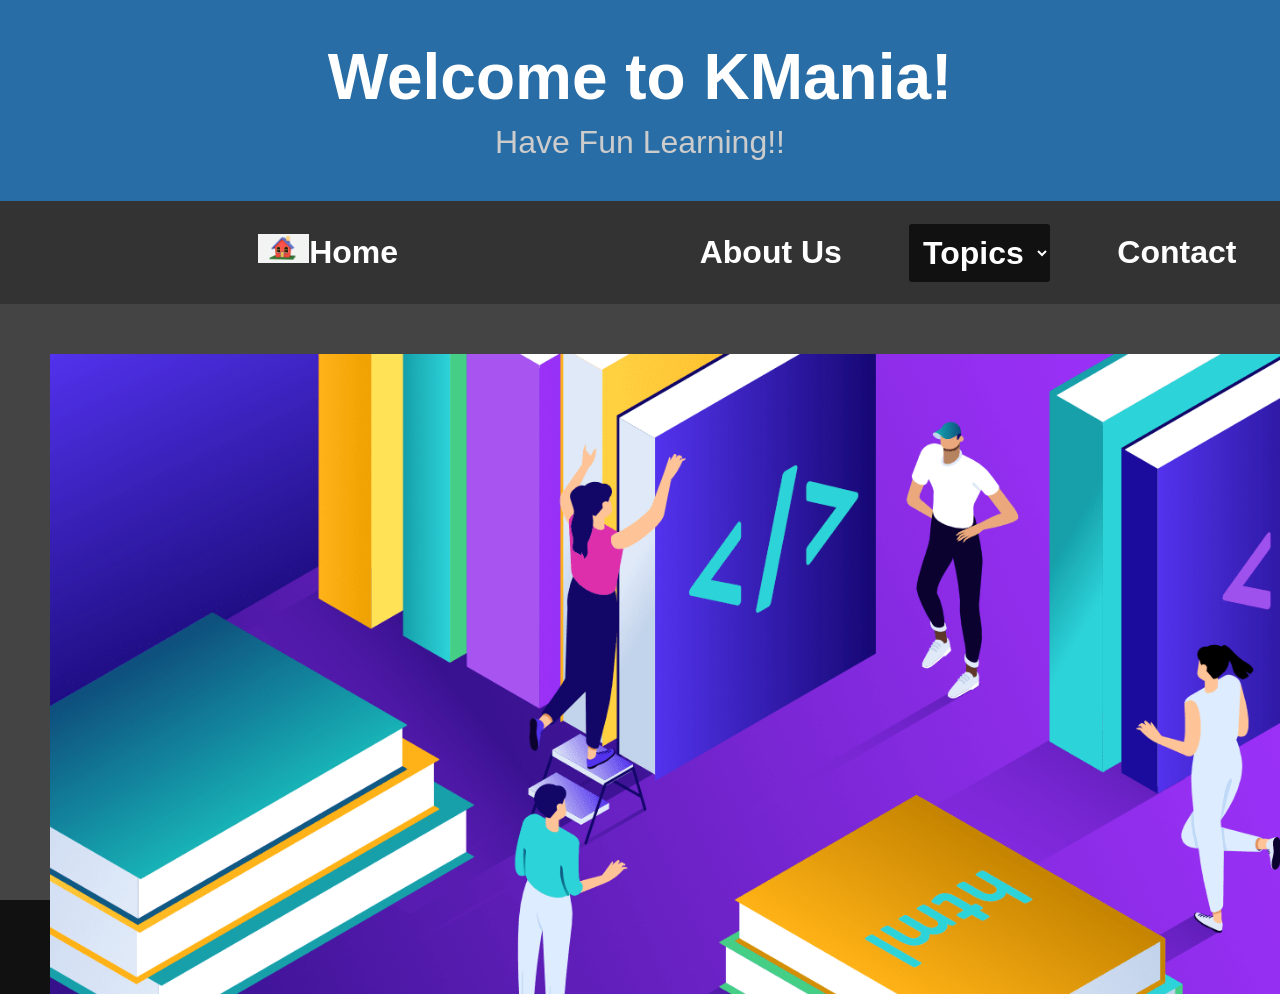
<file: index.html>
<!DOCTYPE html>
<html lang="en">

<head>
    <meta charset="UTF-8">
    <meta name="viewport" content="width=device-width, initial-scale=1.0">
    <title>KMania</title>
    <link rel="stylesheet" href="style.css">
    <style>
        img {
            width: 9%;
            justify-content:left;
        }
    </style>
</head>

<body>

    <div class="container">

        <!-- TOP -->
        <div class="topGrid">
            <h1>Welcome to KMania!</h1>
            <sub>Have Fun Learning!!</sub>
        </div>

        <!-- Navbar -->
        <div class="middleGrid">
            <ul>
                <li><a href="./index.html"><img src="Home.gif" alt="home" >Home</a></li>
                <li><a href="./aboutus.html">About Us</a></li>
                <li>
                    <select class="Topics" onchange="if(this.value) location.href=this.value;">
                        <option value="">Topics</option>
                        <option value="./htmlqanda.html">HTML</option>
                        <option value="./cssqaa.html">CSS</option>
                    </select>
                </li>
                <li><a href="./contactus.html">Contact</a></li>
            </ul>
        </div>

        <!-- Bottom grid-->
        <div class="bottomGrid">
            <img src="learn-html.png" alt="HTML Image">
        </div>


    </div>

</body>

</html>
</file>
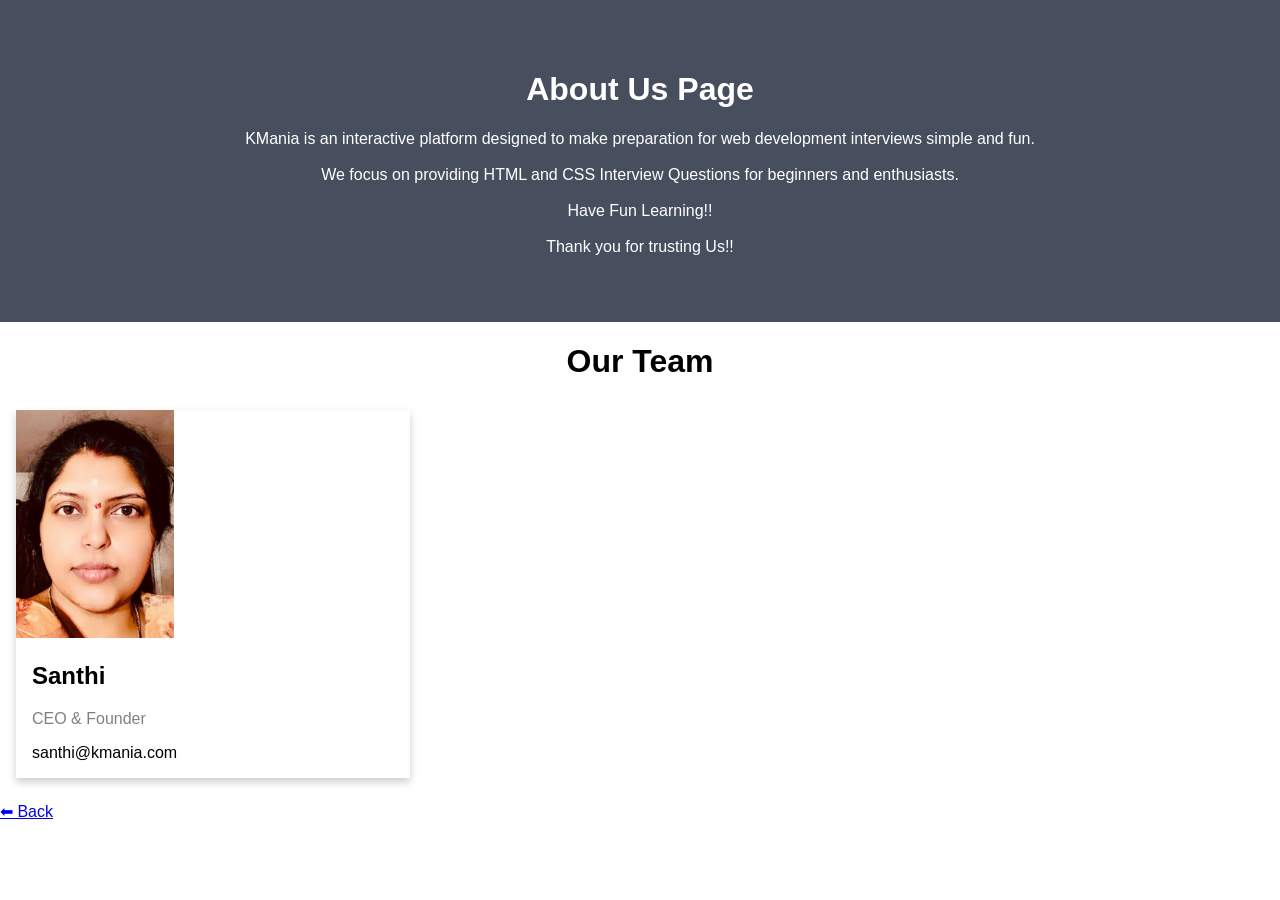
<file: aboutus.html>
<!DOCTYPE html>
<html>

<head>
    <meta name="viewport" content="width=device-width, initial-scale=1">
    <style>
        body {
            font-family: Arial, Helvetica, sans-serif;
            margin: 0;
        }

        html {
            box-sizing: border-box;
        }

        *,
        *:before,
        *:after {
            box-sizing: inherit;
        }

        .column {
            float: left;
            width: 33.3%;
            margin-bottom: 16px;
            padding: 0 8px;
        }

        .card {
            box-shadow: 0 4px 8px 0 rgba(0, 0, 0, 0.2);
            margin: 8px;
        }

        .about-section {
            padding: 50px;
            text-align: center;
            background-color: #474e5d;
            color: white;
        }

        .container {
            padding: 0 16px;
        }

        .container::after,
        .row::after {
            content: "";
            clear: both;
            display: table;
        }

        .title {
            color: grey;
        }



        @media screen and (max-width: 650px) {
            .column {
                width: 100%;
                display: block;
            }
        }
    </style>
</head>

<body>

    <div class="about-section">
        <h1><strong>About Us Page</strong></h1>
        <p>KMania is an interactive platform designed to make preparation for web development interviews simple and
            fun.<br><br>
            We focus on providing HTML and CSS Interview Questions for beginners and enthusiasts.<br><br>
            Have Fun Learning!!<br><br>
            Thank you for trusting Us!! </p>
    </div>

    <h1 style="text-align:center">Our Team</h1>
    <div class="row">
        <div class="column">
            <div class="card">
                <img src="IMG_7742.jpeg" alt="Santhi" style="width:40%">
                <div class="container">
                    <h2>Santhi</h2>
                    <p class="title">CEO & Founder</p>
                    <p>santhi@kmania.com</p>
                </div>
            </div>
        </div>


    </div>
    </div>
    <a href="index.html">⬅ Back</a>

</body>

</html>
</file>
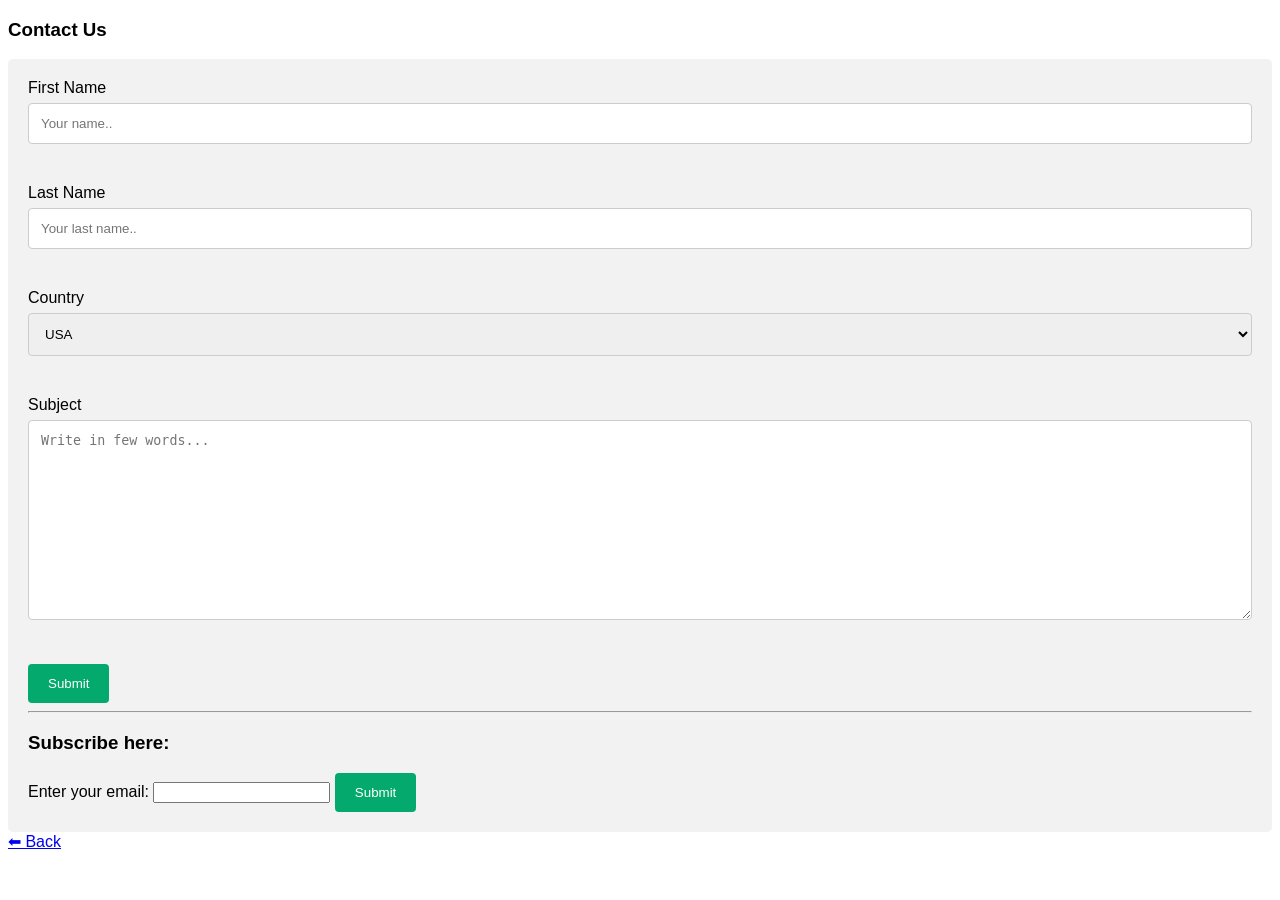
<file: contactus.html>
<!DOCTYPE html>
<html>
<head>
<meta name="viewport" content="width=device-width, initial-scale=1">
<style>
body {font-family: Arial, Helvetica, sans-serif;}
* {box-sizing: border-box;}

input[type=text], select, textarea {
  width: 100%;
  padding: 12px;
  border: 1px solid #ccc;
  border-radius: 4px;
  box-sizing: border-box;
  margin-top: 6px;
  margin-bottom: 40px;
  resize: vertical;
}

input[type=submit] {
  background-color: #04AA6D;
  color: white;
  padding: 12px 20px;
  border: none;
  border-radius: 4px;
  cursor: pointer;
}

input[type=submit]:hover {
  background-color: #45a049;
}

.container {
  border-radius: 5px;
  background-color: #f2f2f2;
  padding: 20px;
}
</style>
</head>
<body>

<h3>Contact Us</h3>

<div class="container">
  <form >
    <label for="fname">First Name</label>
    <input type="text" id="fname" name="firstname" placeholder="Your name..">

    <label for="lname">Last Name</label>
    <input type="text" id="lname" name="lastname" placeholder="Your last name..">

    <label for="country">Country</label>
    <select id="country" name="country">
      <option value="USA">USA</option>
      <option value="India">India</option>
      <option value="Singapore">Singapore</option>
      <option value="usa">USA</option>
    </select>

    <label for="subject">Subject</label>
    <textarea id="subject" name="subject" placeholder="Write in few words..." style="height:200px"></textarea>

    <input type="submit" value="Submit">
  </form>
<hr>

  <h3>Subscribe here:</h3>
<form action>
  <label for="email">Enter your email:</label>
  <input type="email" id="email" name="email">
  <input type="submit">
</form>
</div>

<a href="index.html">⬅ Back</a>

</body>
</html>
</file>
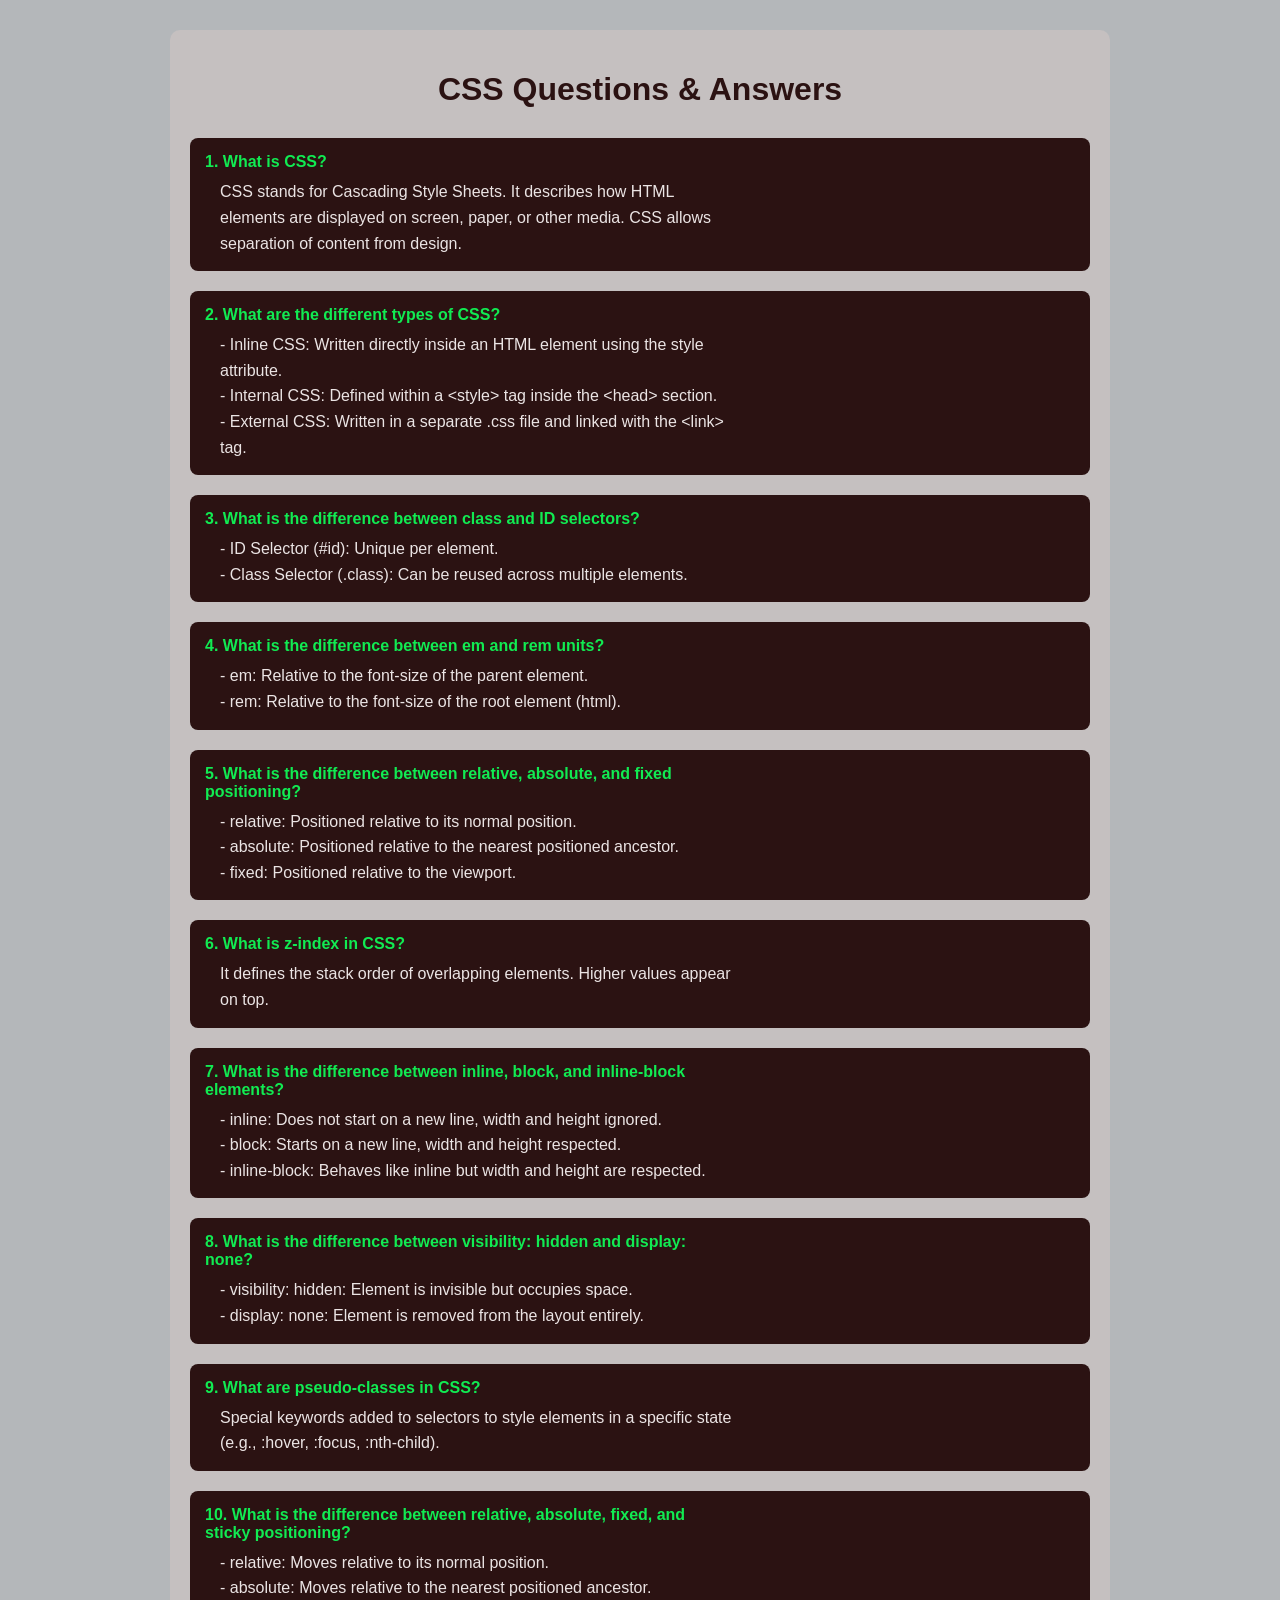
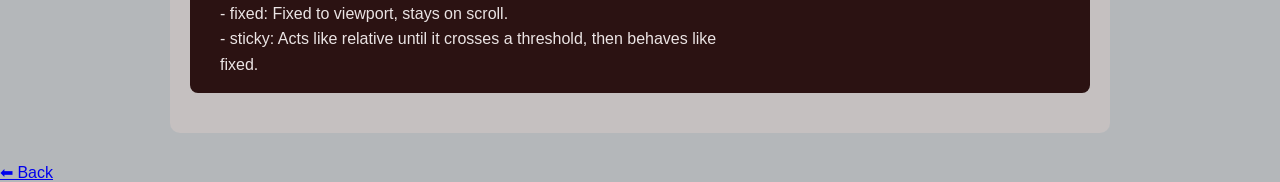
<file: cssqaa.html>
<!DOCTYPE html>
<html lang="en">

<head>
    <meta charset="UTF-8">
    <meta name="viewport" content="width=device-width, initial-scale=1.0">
    <title>CSS Questions & Answers</title>
    <style>
        body {
            background-color: #b4b7ba;
            color: #ebe4e4;
            font-family: Arial, sans-serif;
            margin: 0;
            padding: 0;
        }

        .container {
            max-width: 900px;
            margin: 30px auto;
            padding: 20px;
            width: 100%;
            background-color: #c5c0c0;
            border-radius: 10px;
        }

        h1 {
            text-align: center;
            color: white;
            margin-bottom: 30px;
        }

        .qa {
            margin-bottom: 20px;
            padding: 15px;
            background-color: #2b1212;
            border-radius: 8px;
        }

        .question {
            font-weight: bold;
            color: #11eb52;
            margin-bottom: 8px;
            width: 60%;

        }

        .answer {
            margin-left: 15px;
            line-height: 1.6;
            width: 60%;
        }

        @media screen and (max-width: 650px) {
            .column {
                width: 100%;
                display: block;
            }
        }
    </style>
</head>

<body>

    <div class="container">
        <h1 style="color:#2b1212;text-align:center;">CSS Questions & Answers</h1>

        <div class="qa">
            <div class="question">1. What is CSS?</div>
            <div class="answer">CSS stands for Cascading Style Sheets. It describes how HTML elements are displayed on
                screen, paper, or other media. CSS allows separation of content from design.</div>
        </div>

        <div class="qa">
            <div class="question">2. What are the different types of CSS?</div>
            <div class="answer">
                - Inline CSS: Written directly inside an HTML element using the style attribute.<br>
                - Internal CSS: Defined within a &lt;style&gt; tag inside the &lt;head&gt; section.<br>
                - External CSS: Written in a separate .css file and linked with the &lt;link&gt; tag.
            </div>
        </div>

        <div class="qa">
            <div class="question">3. What is the difference between class and ID selectors?</div>
            <div class="answer">
                - ID Selector (#id): Unique per element.<br>
                - Class Selector (.class): Can be reused across multiple elements.
            </div>
        </div>

        <div class="qa">
            <div class="question">4. What is the difference between em and rem units?</div>
            <div class="answer">
                - em: Relative to the font-size of the parent element.<br>
                - rem: Relative to the font-size of the root element (html).
            </div>
        </div>

        <div class="qa">
            <div class="question">5. What is the difference between relative, absolute, and fixed positioning?</div>
            <div class="answer">
                - relative: Positioned relative to its normal position.<br>
                - absolute: Positioned relative to the nearest positioned ancestor.<br>
                - fixed: Positioned relative to the viewport.
            </div>
        </div>

        <div class="qa">
            <div class="question">6. What is z-index in CSS?</div>
            <div class="answer">It defines the stack order of overlapping elements. Higher values appear on top.</div>
        </div>

        <div class="qa">
            <div class="question">7. What is the difference between inline, block, and inline-block elements?</div>
            <div class="answer">
                - inline: Does not start on a new line, width and height ignored.<br>
                - block: Starts on a new line, width and height respected.<br>
                - inline-block: Behaves like inline but width and height are respected.
            </div>
        </div>

        <div class="qa">
            <div class="question">8. What is the difference between visibility: hidden and display: none?</div>
            <div class="answer">
                - visibility: hidden: Element is invisible but occupies space.<br>
                - display: none: Element is removed from the layout entirely.
            </div>
        </div>

        <div class="qa">
            <div class="question">9. What are pseudo-classes in CSS?</div>
            <div class="answer">Special keywords added to selectors to style elements in a specific state (e.g., :hover,
                :focus, :nth-child).</div>
        </div>

        <div class="qa">
            <div class="question">10. What is the difference between relative, absolute, fixed, and sticky positioning?
            </div>
            <div class="answer">
                - relative: Moves relative to its normal position.<br>
                - absolute: Moves relative to the nearest positioned ancestor.<br>
                - fixed: Fixed to viewport, stays on scroll.<br>
                - sticky: Acts like relative until it crosses a threshold, then behaves like fixed.
            </div>
        </div>


    </div>
    <a href="index.html">⬅ Back</a>

</body>

</html>
</file>
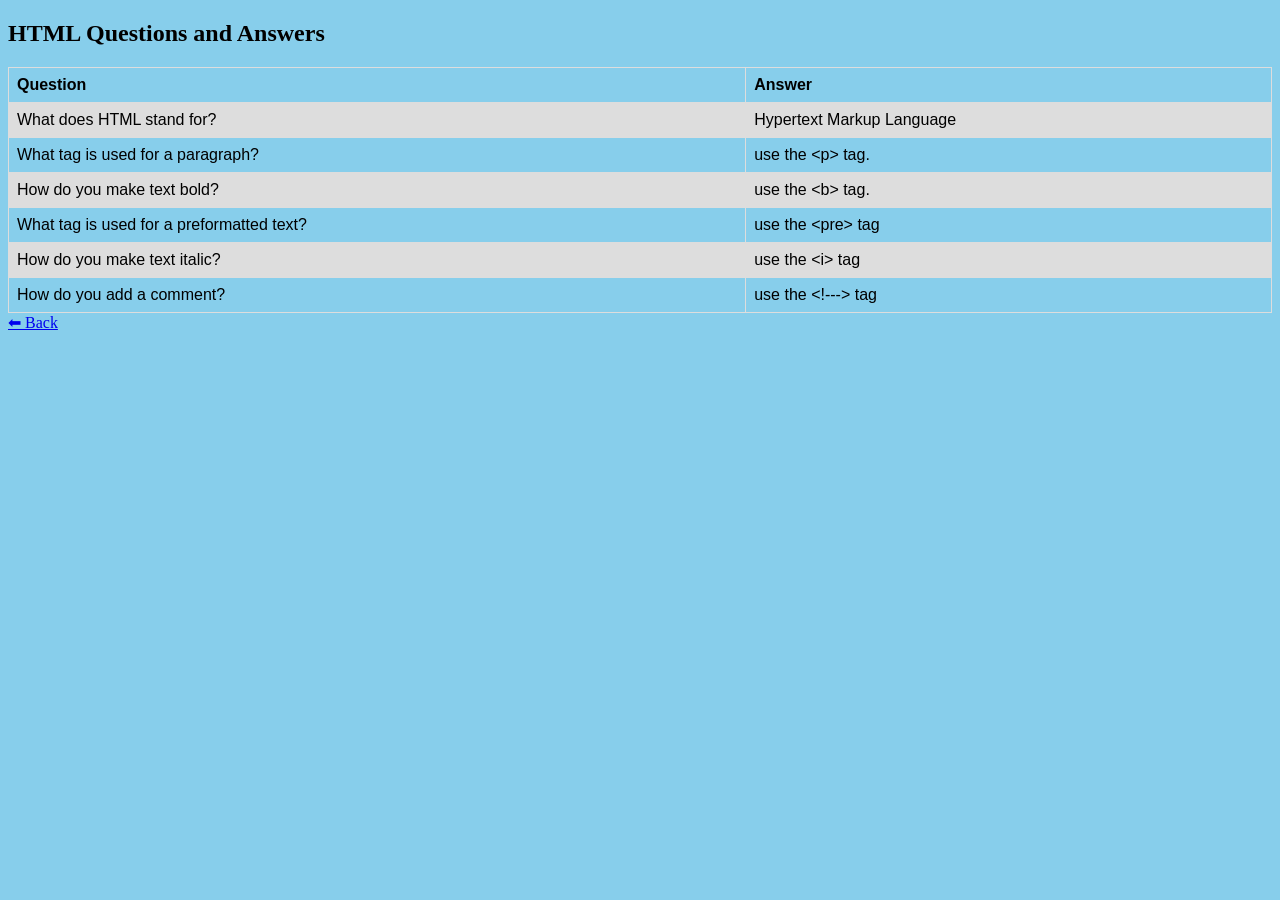
<file: htmlqanda.html>
<!DOCTYPE html>
<html>

<head>
  <style>
    body {
      background: skyblue;
    }

    table {
      font-family: arial, sans-serif;
      border-collapse: collapse;
      width: 100%;
    }

    td,
    th {
      border: 1px solid #dddddd;
      text-align: left;
      padding: 8px;
    }

    tr:nth-child(even) {
      background-color: #dddddd;
    }
  </style>

</head>

<body>

  <h2>HTML Questions and Answers</h2>

  <table>
    <tr>
      <th>Question</th>
      <th>Answer</th>

    </tr>
    <tr>
      <td>What does HTML stand for?</td>
      <td>Hypertext Markup Language</td>

    </tr>
    <tr>
      <td>What tag is used for a paragraph?</td>
      <td>use the &lt;p&gt; tag.</td>

    </tr>
    <tr>
      <td>How do you make text bold?</td>
      <td>use the &lt;b&gt; tag.</td>

    </tr>
    <tr>
      <td>What tag is used for a preformatted text?</td>
      <td>use the &lt;pre&gt; tag</td>

    </tr>
    <tr>
      <td>How do you make text italic?</td>
      <td>use the &lt;i&gt; tag</td>

    </tr>
    <tr>
      <td>How do you add a comment?</td>
      <td>use the &lt;!---&gt; tag</td>

    </tr>
  </table>
  <a href="index.html">⬅ Back</a>

</body>

</html>
</file>
<file: style.css>
* {
    box-sizing: border-box;
    margin: 0;
    padding: 0;
}

body {
    background: #111111;
    color: #eee;
    font-family: Arial, sans-serif;
    min-height: 100vh;
}

/* Container */
.container {
    display: flex;
    flex-direction: column;
    width: 100%;
    min-height: 100vh;
}

/* Top Section */
.topGrid {
    padding: 40px 20px;
    text-align: center;
    background-color: #286da5;
    width: 100%;
}

.topGrid h1 {
    font-size: 4em;
    color: #fff;
    margin-bottom: 10px;
}

.topGrid sub {
    display: block;
    font-size: 2em;
    color: #ccc;
}

/* Navbar */
.middleGrid ul {
    list-style: none;
    display: flex;
    justify-content: space-around;
    align-items: center;
    width: 100%;
    background-color: #333;
    padding: 15px 0;
}

.middleGrid ul li a {
    display: block;
    color: white;
    text-align: center;
    padding: 18px 22px;
    text-decoration: none;
    border-radius: 5px;
    font-weight: bold;
    font-size: 2em;
}

.middleGrid ul li a:hover {
    background-color: #36c698;
}

/* Dropdown */
.Topics {
    padding: 10px;
    border-radius: 5px;
    background-color: #111;
    color: white;
    border: 2px solid #333;
    cursor: pointer;
    font-weight: bold;
    font-size: 2em;
}

.Topics:hover {
    background-color: #36c698;
}

/* Bottom Grid */
.bottomGrid {
    flex: 1 1 100px;
    padding: 20px;
    width: 100%;
    height: 100vh;
    background-color: #444;
    color: white;
    position: relative;
}

.bottomGrid img {
    position: absolute;
    top: 50px;
    left: 50px;
    width: 100%;
    height: auto;
    transform: translate(0, 0);
    transition: transform 0.5s ease;
    cursor: pointer;
}

.bottomGrid img:hover {
    transform: translate(50px, 30px);
}

.display {
    background-color: #555;
    padding: 20px;
    min-height: 200px;
    margin-bottom: 20px;
}

@media only screen and (max-width: 600px) 
{
    body {
        background-color: lightblue;
    }
}
</file>
